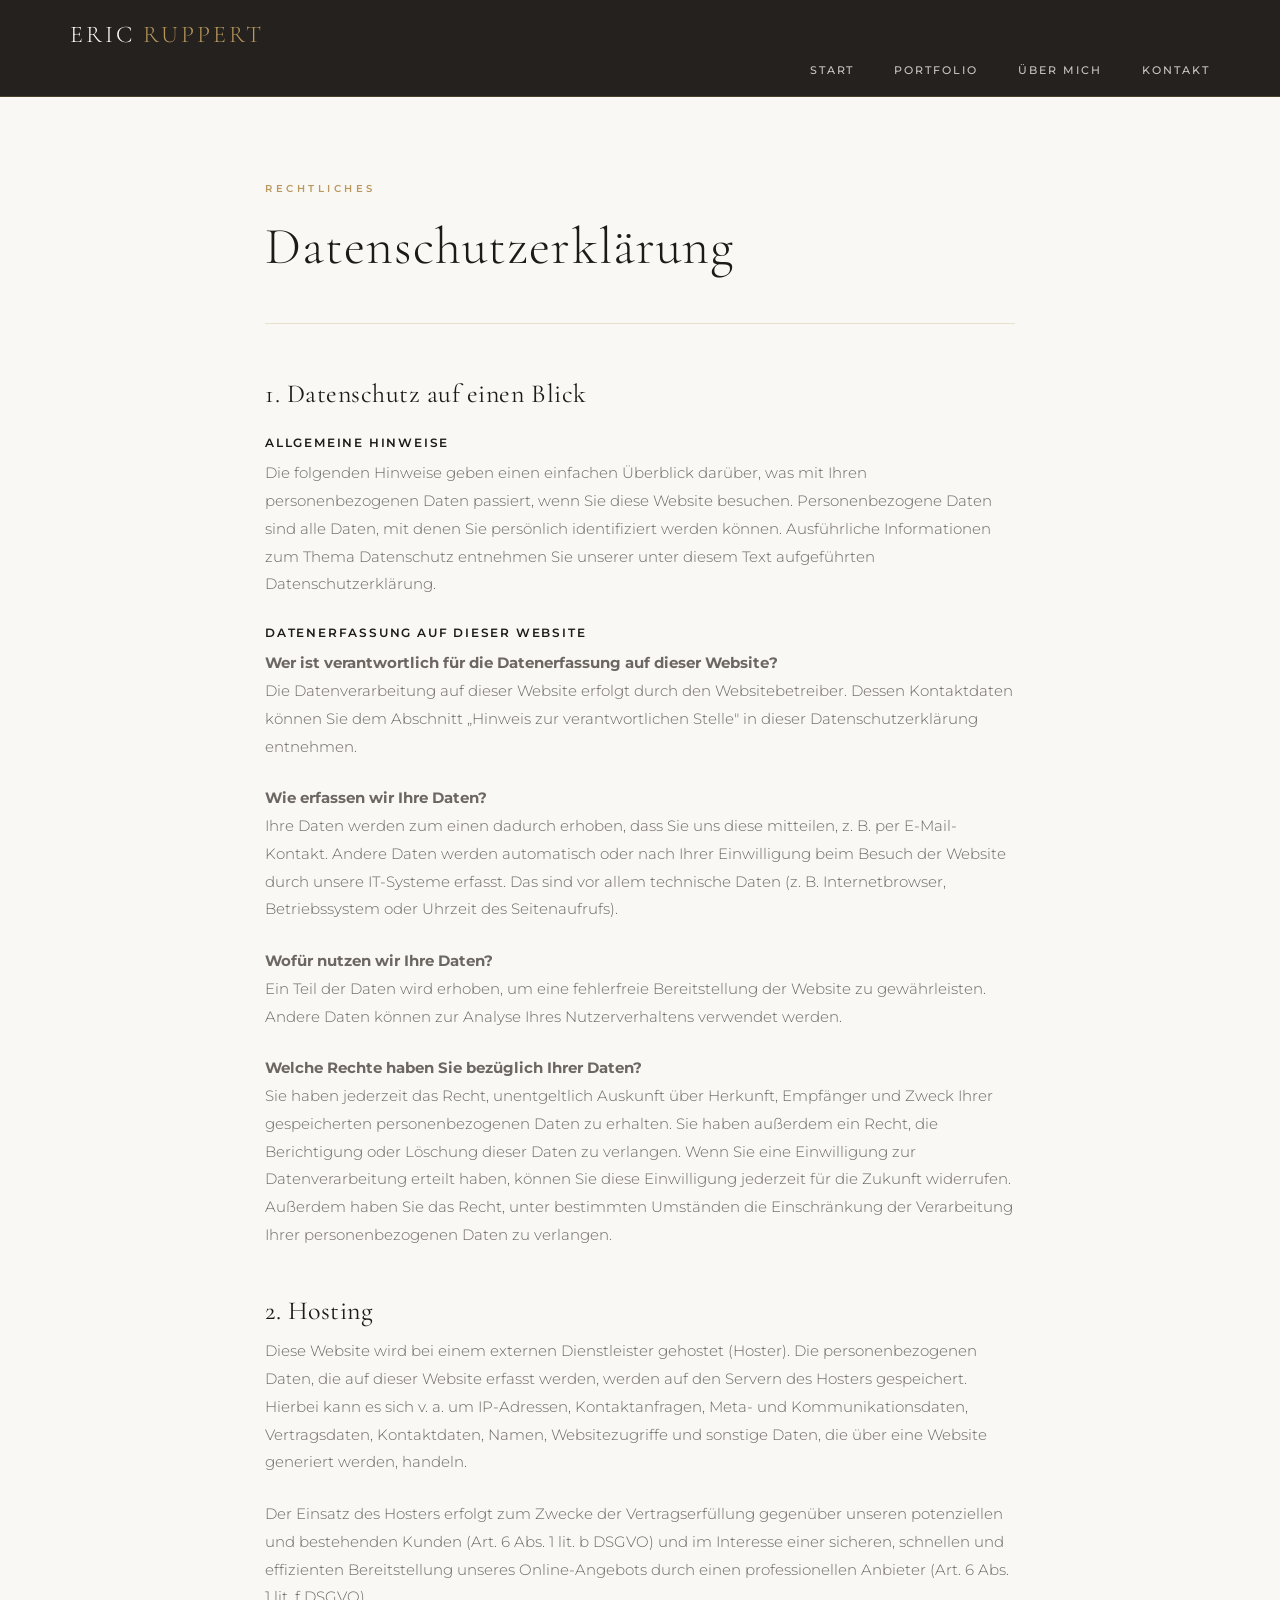
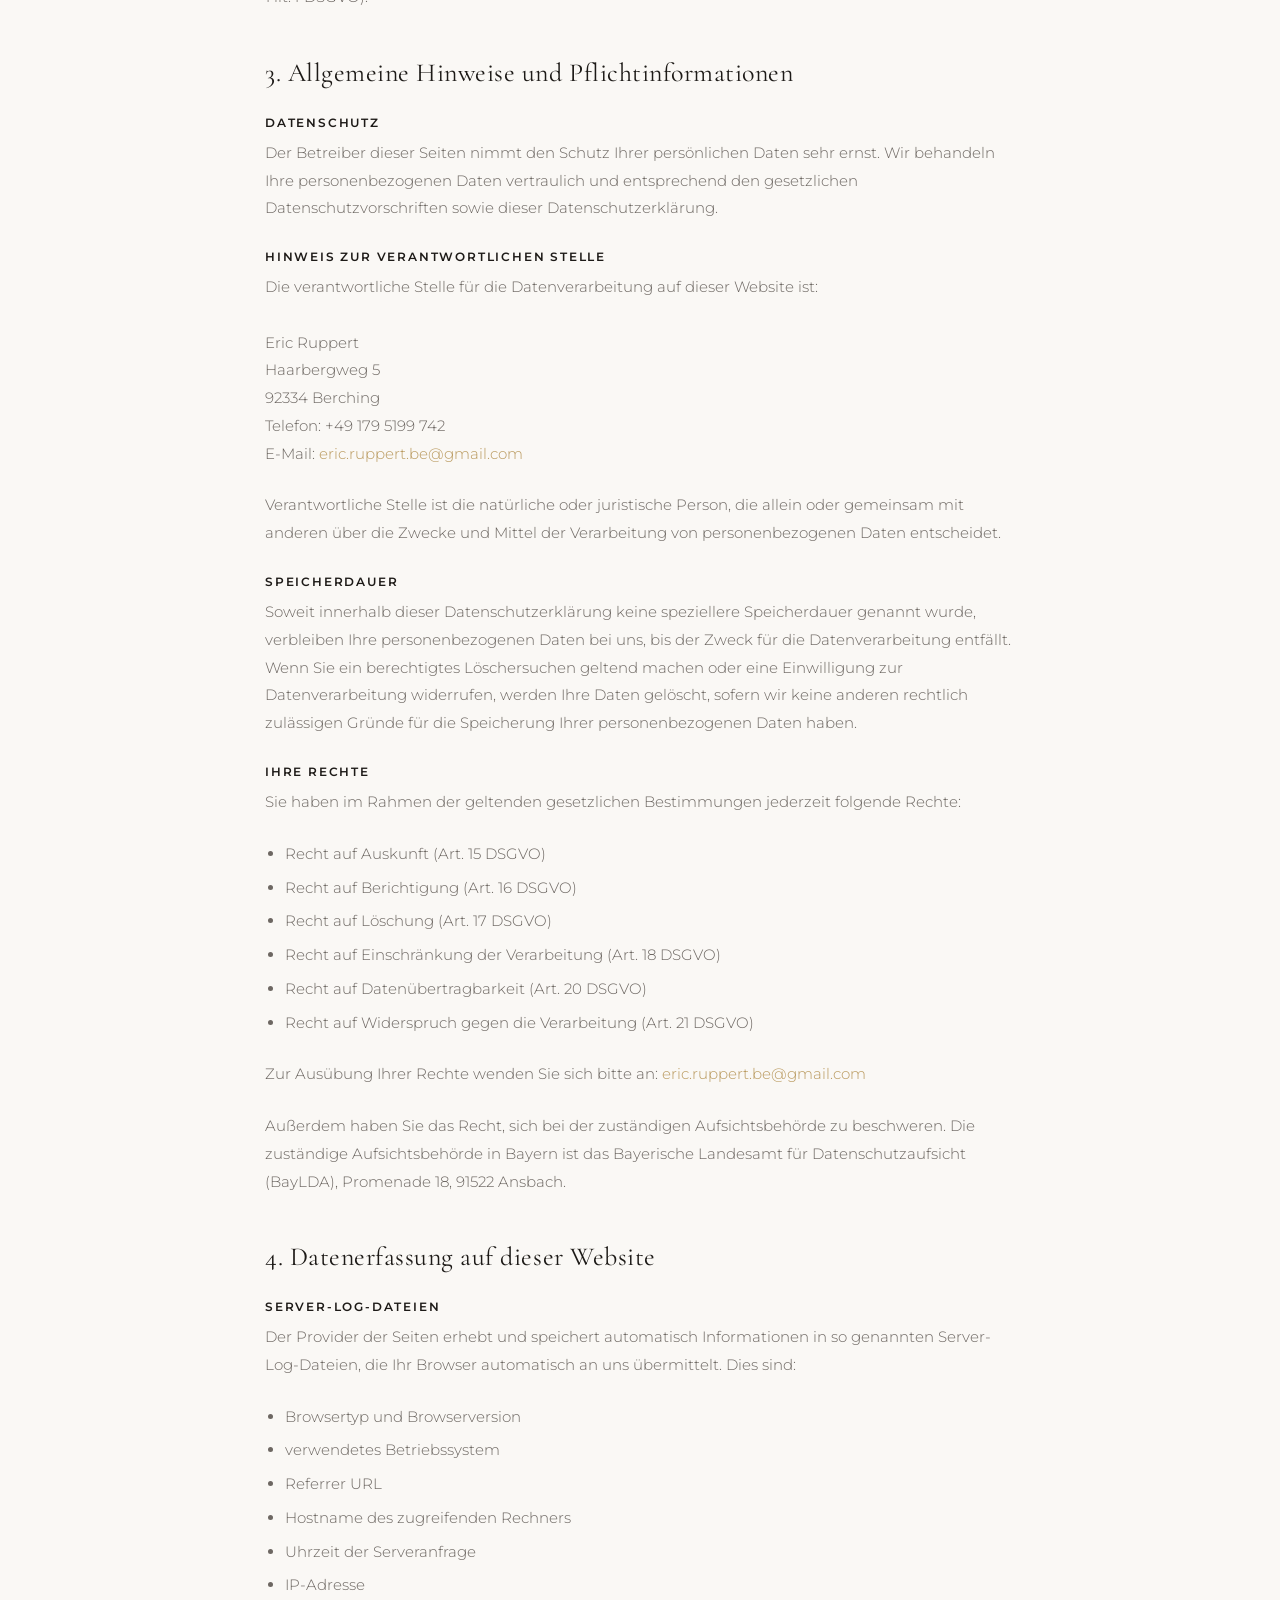
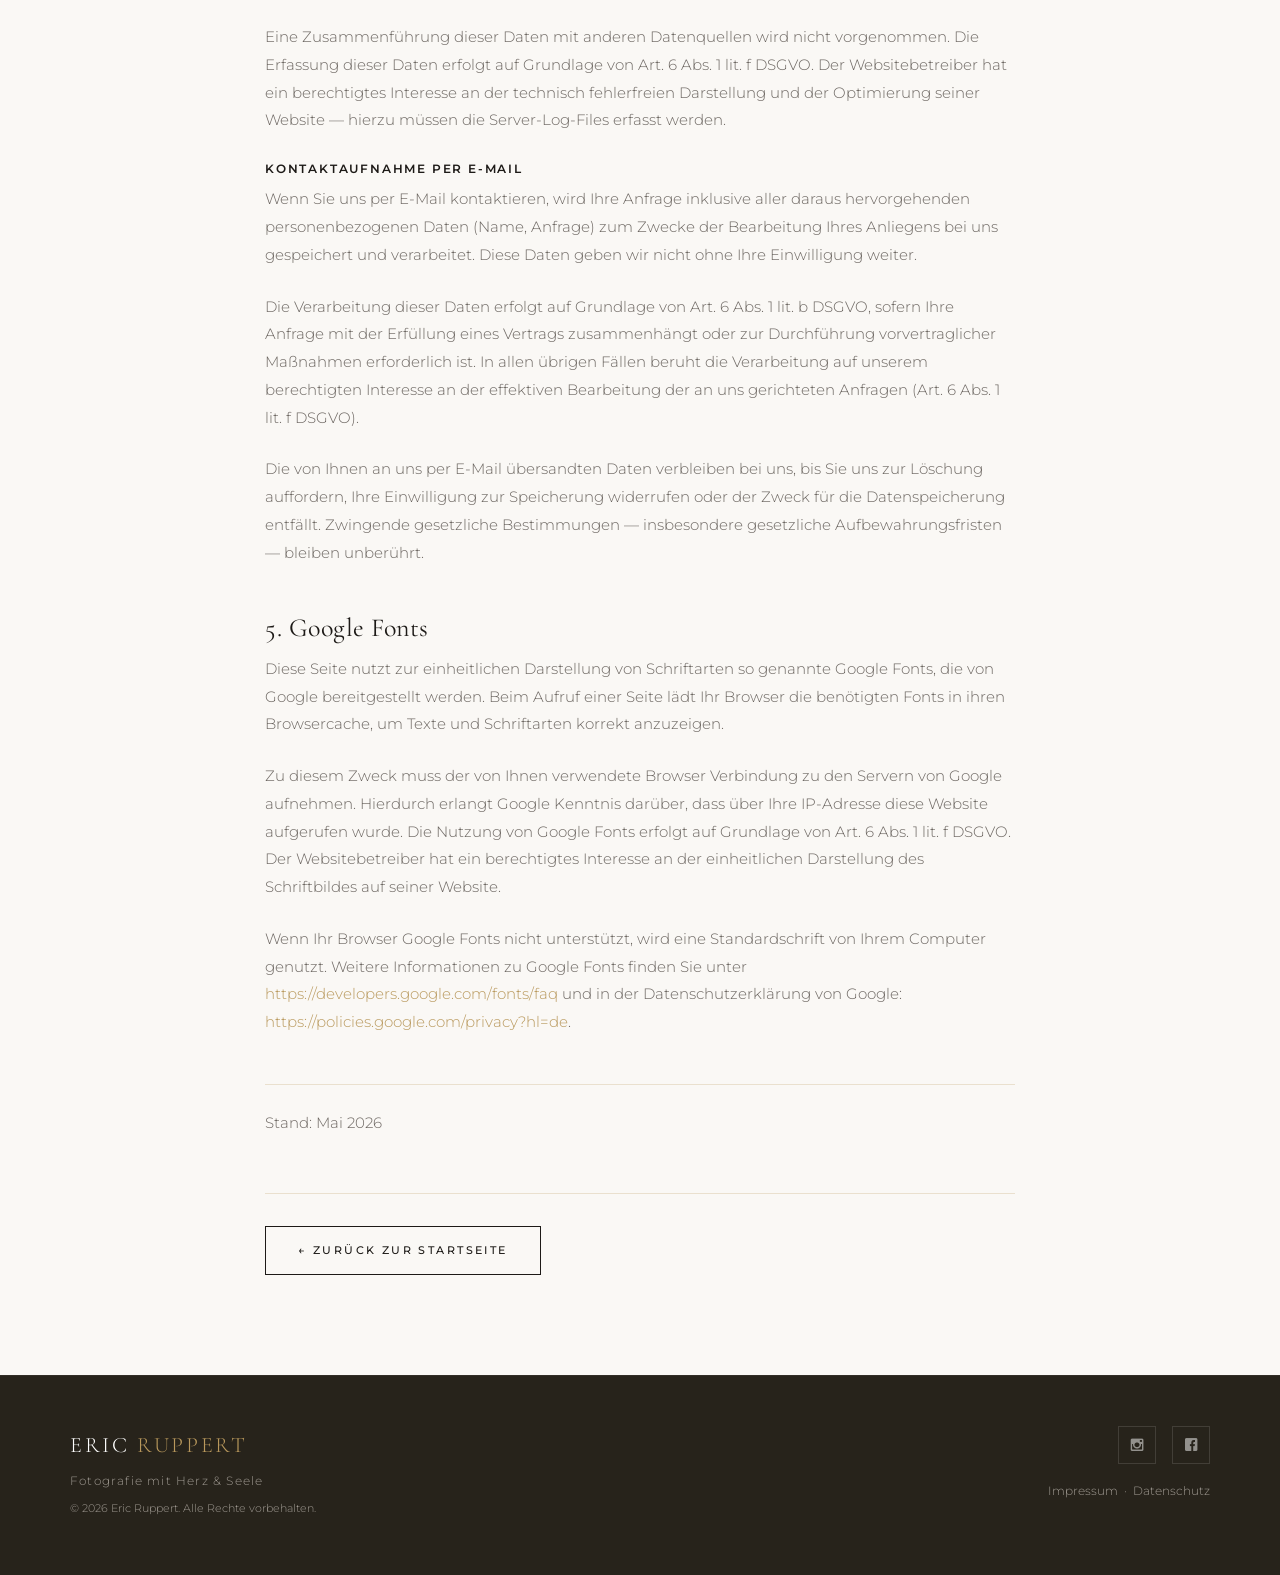
<file: datenschutz.html>
<!DOCTYPE html>
<html class="no-js" lang="de">
<head>
  <meta charset="utf-8">
  <meta http-equiv="X-UA-Compatible" content="IE=edge">
  <title>Datenschutzerklärung — Eric Ruppert Fotografie</title>
  <meta name="viewport" content="width=device-width, initial-scale=1">
  <link href='https://fonts.googleapis.com/css2?family=Cormorant+Garamond:ital,wght@0,300;0,400;0,600;1,300;1,400&family=Montserrat:wght@300;400;500;600&display=swap' rel='stylesheet' type='text/css'>
  <link rel="stylesheet" href="css/animate.css">
  <link rel="stylesheet" href="css/icomoon.css">
  <link rel="stylesheet" href="css/bootstrap.css">
  <link rel="stylesheet" href="css/custom.css">
  <script src="js/modernizr-2.6.2.min.js"></script>
  <style>
  #mb-header {
    background: rgba(26, 23, 20, 0.97) !important;
    padding: 14px 0 !important;
    border-bottom: 1px solid rgba(184, 151, 90, 0.25) !important;
  }
</style>
</head>
<body>

<div id="mb-header" class="scrolled">
  <div class="container">
    <a href="#" class="js-fh5co-nav-toggle fh5co-nav-toggle"><i></i></a>
    <div id="mb-logo"><a href="index.html">Eric <span>Ruppert</span></a></div>
    <nav id="fh5co-main-nav">
      <ul>
        <li><a href="index.html#home">Start</a></li>
        <li><a href="index.html#portfolio">Portfolio</a></li>
        <li><a href="index.html#about">Über mich</a></li>
        <li><a href="index.html#contact">Kontakt</a></li>
      </ul>
    </nav>
  </div>
</div>

<div id="fh5co-main">
  <section class="legal-page">
    <div class="container">
      <div class="row">
        <div class="col-md-8 col-md-offset-2">

          <div class="legal-header">
            <div class="section-label">Rechtliches</div>
            <h1 class="mb-section-title">Datenschutzerklärung</h1>
          </div>

          <div class="legal-body">

            <h2>1. Datenschutz auf einen Blick</h2>

            <h3>Allgemeine Hinweise</h3>
            <p>
              Die folgenden Hinweise geben einen einfachen Überblick darüber, was mit Ihren personenbezogenen Daten
              passiert, wenn Sie diese Website besuchen. Personenbezogene Daten sind alle Daten, mit denen Sie
              persönlich identifiziert werden können. Ausführliche Informationen zum Thema Datenschutz entnehmen
              Sie unserer unter diesem Text aufgeführten Datenschutzerklärung.
            </p>

            <h3>Datenerfassung auf dieser Website</h3>
            <p>
              <strong>Wer ist verantwortlich für die Datenerfassung auf dieser Website?</strong><br>
              Die Datenverarbeitung auf dieser Website erfolgt durch den Websitebetreiber. Dessen Kontaktdaten
              können Sie dem Abschnitt „Hinweis zur verantwortlichen Stelle" in dieser Datenschutzerklärung entnehmen.
            </p>
            <p>
              <strong>Wie erfassen wir Ihre Daten?</strong><br>
              Ihre Daten werden zum einen dadurch erhoben, dass Sie uns diese mitteilen, z. B. per E-Mail-Kontakt.
              Andere Daten werden automatisch oder nach Ihrer Einwilligung beim Besuch der Website durch unsere
              IT-Systeme erfasst. Das sind vor allem technische Daten (z. B. Internetbrowser, Betriebssystem oder
              Uhrzeit des Seitenaufrufs).
            </p>
            <p>
              <strong>Wofür nutzen wir Ihre Daten?</strong><br>
              Ein Teil der Daten wird erhoben, um eine fehlerfreie Bereitstellung der Website zu gewährleisten.
              Andere Daten können zur Analyse Ihres Nutzerverhaltens verwendet werden.
            </p>
            <p>
              <strong>Welche Rechte haben Sie bezüglich Ihrer Daten?</strong><br>
              Sie haben jederzeit das Recht, unentgeltlich Auskunft über Herkunft, Empfänger und Zweck Ihrer
              gespeicherten personenbezogenen Daten zu erhalten. Sie haben außerdem ein Recht, die Berichtigung
              oder Löschung dieser Daten zu verlangen. Wenn Sie eine Einwilligung zur Datenverarbeitung erteilt
              haben, können Sie diese Einwilligung jederzeit für die Zukunft widerrufen. Außerdem haben Sie das
              Recht, unter bestimmten Umständen die Einschränkung der Verarbeitung Ihrer personenbezogenen Daten
              zu verlangen.
            </p>

            <h2>2. Hosting</h2>
            <p>
              Diese Website wird bei einem externen Dienstleister gehostet (Hoster). Die personenbezogenen Daten,
              die auf dieser Website erfasst werden, werden auf den Servern des Hosters gespeichert. Hierbei kann
              es sich v. a. um IP-Adressen, Kontaktanfragen, Meta- und Kommunikationsdaten, Vertragsdaten,
              Kontaktdaten, Namen, Websitezugriffe und sonstige Daten, die über eine Website generiert werden,
              handeln.
            </p>
            <p>
              Der Einsatz des Hosters erfolgt zum Zwecke der Vertragserfüllung gegenüber unseren potenziellen
              und bestehenden Kunden (Art. 6 Abs. 1 lit. b DSGVO) und im Interesse einer sicheren, schnellen
              und effizienten Bereitstellung unseres Online-Angebots durch einen professionellen Anbieter
              (Art. 6 Abs. 1 lit. f DSGVO).
            </p>

            <h2>3. Allgemeine Hinweise und Pflichtinformationen</h2>

            <h3>Datenschutz</h3>
            <p>
              Der Betreiber dieser Seiten nimmt den Schutz Ihrer persönlichen Daten sehr ernst. Wir behandeln
              Ihre personenbezogenen Daten vertraulich und entsprechend den gesetzlichen Datenschutzvorschriften
              sowie dieser Datenschutzerklärung.
            </p>

            <h3>Hinweis zur verantwortlichen Stelle</h3>
            <p>
              Die verantwortliche Stelle für die Datenverarbeitung auf dieser Website ist:<br><br>
              Eric Ruppert<br>
              Haarbergweg 5<br>
              92334 Berching<br>
              Telefon: +49 179 5199 742<br>
              E-Mail: <a href="mailto:eric.ruppert.be@gmail.com">eric.ruppert.be@gmail.com</a>
            </p>
            <p>
              Verantwortliche Stelle ist die natürliche oder juristische Person, die allein oder gemeinsam mit
              anderen über die Zwecke und Mittel der Verarbeitung von personenbezogenen Daten entscheidet.
            </p>

            <h3>Speicherdauer</h3>
            <p>
              Soweit innerhalb dieser Datenschutzerklärung keine speziellere Speicherdauer genannt wurde,
              verbleiben Ihre personenbezogenen Daten bei uns, bis der Zweck für die Datenverarbeitung entfällt.
              Wenn Sie ein berechtigtes Löschersuchen geltend machen oder eine Einwilligung zur Datenverarbeitung
              widerrufen, werden Ihre Daten gelöscht, sofern wir keine anderen rechtlich zulässigen Gründe für
              die Speicherung Ihrer personenbezogenen Daten haben.
            </p>

            <h3>Ihre Rechte</h3>
            <p>Sie haben im Rahmen der geltenden gesetzlichen Bestimmungen jederzeit folgende Rechte:</p>
            <ul>
              <li>Recht auf Auskunft (Art. 15 DSGVO)</li>
              <li>Recht auf Berichtigung (Art. 16 DSGVO)</li>
              <li>Recht auf Löschung (Art. 17 DSGVO)</li>
              <li>Recht auf Einschränkung der Verarbeitung (Art. 18 DSGVO)</li>
              <li>Recht auf Datenübertragbarkeit (Art. 20 DSGVO)</li>
              <li>Recht auf Widerspruch gegen die Verarbeitung (Art. 21 DSGVO)</li>
            </ul>
            <p>
              Zur Ausübung Ihrer Rechte wenden Sie sich bitte an:
              <a href="mailto:eric.ruppert.be@gmail.com">eric.ruppert.be@gmail.com</a>
            </p>
            <p>
              Außerdem haben Sie das Recht, sich bei der zuständigen Aufsichtsbehörde zu beschweren. Die
              zuständige Aufsichtsbehörde in Bayern ist das Bayerische Landesamt für Datenschutzaufsicht (BayLDA),
              Promenade 18, 91522 Ansbach.
            </p>

            <h2>4. Datenerfassung auf dieser Website</h2>

            <h3>Server-Log-Dateien</h3>
            <p>
              Der Provider der Seiten erhebt und speichert automatisch Informationen in so genannten
              Server-Log-Dateien, die Ihr Browser automatisch an uns übermittelt. Dies sind:
            </p>
            <ul>
              <li>Browsertyp und Browserversion</li>
              <li>verwendetes Betriebssystem</li>
              <li>Referrer URL</li>
              <li>Hostname des zugreifenden Rechners</li>
              <li>Uhrzeit der Serveranfrage</li>
              <li>IP-Adresse</li>
            </ul>
            <p>
              Eine Zusammenführung dieser Daten mit anderen Datenquellen wird nicht vorgenommen. Die Erfassung
              dieser Daten erfolgt auf Grundlage von Art. 6 Abs. 1 lit. f DSGVO. Der Websitebetreiber hat ein
              berechtigtes Interesse an der technisch fehlerfreien Darstellung und der Optimierung seiner Website —
              hierzu müssen die Server-Log-Files erfasst werden.
            </p>

            <h3>Kontaktaufnahme per E-Mail</h3>
            <p>
              Wenn Sie uns per E-Mail kontaktieren, wird Ihre Anfrage inklusive aller daraus hervorgehenden
              personenbezogenen Daten (Name, Anfrage) zum Zwecke der Bearbeitung Ihres Anliegens bei uns
              gespeichert und verarbeitet. Diese Daten geben wir nicht ohne Ihre Einwilligung weiter.
            </p>
            <p>
              Die Verarbeitung dieser Daten erfolgt auf Grundlage von Art. 6 Abs. 1 lit. b DSGVO, sofern Ihre
              Anfrage mit der Erfüllung eines Vertrags zusammenhängt oder zur Durchführung vorvertraglicher
              Maßnahmen erforderlich ist. In allen übrigen Fällen beruht die Verarbeitung auf unserem berechtigten
              Interesse an der effektiven Bearbeitung der an uns gerichteten Anfragen (Art. 6 Abs. 1 lit. f DSGVO).
            </p>
            <p>
              Die von Ihnen an uns per E-Mail übersandten Daten verbleiben bei uns, bis Sie uns zur Löschung
              auffordern, Ihre Einwilligung zur Speicherung widerrufen oder der Zweck für die Datenspeicherung
              entfällt. Zwingende gesetzliche Bestimmungen — insbesondere gesetzliche Aufbewahrungsfristen —
              bleiben unberührt.
            </p>

            <h2>5. Google Fonts</h2>
            <p>
              Diese Seite nutzt zur einheitlichen Darstellung von Schriftarten so genannte Google Fonts, die von
              Google bereitgestellt werden. Beim Aufruf einer Seite lädt Ihr Browser die benötigten Fonts in ihren
              Browsercache, um Texte und Schriftarten korrekt anzuzeigen.
            </p>
            <p>
              Zu diesem Zweck muss der von Ihnen verwendete Browser Verbindung zu den Servern von Google aufnehmen.
              Hierdurch erlangt Google Kenntnis darüber, dass über Ihre IP-Adresse diese Website aufgerufen wurde.
              Die Nutzung von Google Fonts erfolgt auf Grundlage von Art. 6 Abs. 1 lit. f DSGVO. Der
              Websitebetreiber hat ein berechtigtes Interesse an der einheitlichen Darstellung des Schriftbildes
              auf seiner Website.
            </p>
            <p>
              Wenn Ihr Browser Google Fonts nicht unterstützt, wird eine Standardschrift von Ihrem Computer
              genutzt. Weitere Informationen zu Google Fonts finden Sie unter
              <a href="https://developers.google.com/fonts/faq" target="_blank" rel="noopener noreferrer">https://developers.google.com/fonts/faq</a>
              und in der Datenschutzerklärung von Google:
              <a href="https://policies.google.com/privacy?hl=de" target="_blank" rel="noopener noreferrer">https://policies.google.com/privacy?hl=de</a>.
            </p>

            <p class="legal-updated">Stand: Mai 2026</p>

          </div>

          <div class="legal-back">
            <a href="index.html" class="mb-btn" style="color: var(--ink) !important; border-color: var(--ink);">← Zurück zur Startseite</a>
          </div>

        </div>
      </div>
    </div>
  </section>
</div>

<div id="mb-footer">
  <div class="container">
    <div class="row">
      <div class="col-md-6 col-sm-6">
        <div class="mb-footer-widget">
          <div class="mb-footer-logo">Eric <span>Ruppert</span></div>
          <p class="mb-footer-tagline">Fotografie mit Herz &amp; Seele</p>
          <p class="mb-copyright">&copy; 2026 Eric Ruppert. Alle Rechte vorbehalten.</p>
        </div>
      </div>
      <div class="col-md-6 col-sm-6">
        <div class="mb-footer-widget text-right">
          <ul class="fh5co-social">
            <li><a href="#"><i class="icon-instagram"></i></a></li>
            <li><a href="#"><i class="icon-facebook"></i></a></li>
          </ul>
          <p style="margin-top: 16px; font-size: 12px; color: #9e9890;">
            <a href="impressum.html" style="color: #9e9890;">Impressum</a> &nbsp;·&nbsp;
            <a href="datenschutz.html" style="color: #9e9890;">Datenschutz</a>
          </p>
        </div>
      </div>
    </div>
  </div>
</div>

<script src="js/jquery.min.js"></script>
<script src="js/bootstrap.min.js"></script>
<script src="js/jquery.waypoints.min.js"></script>
<script src="js/main.js"></script>
</body>
</html>
</file>
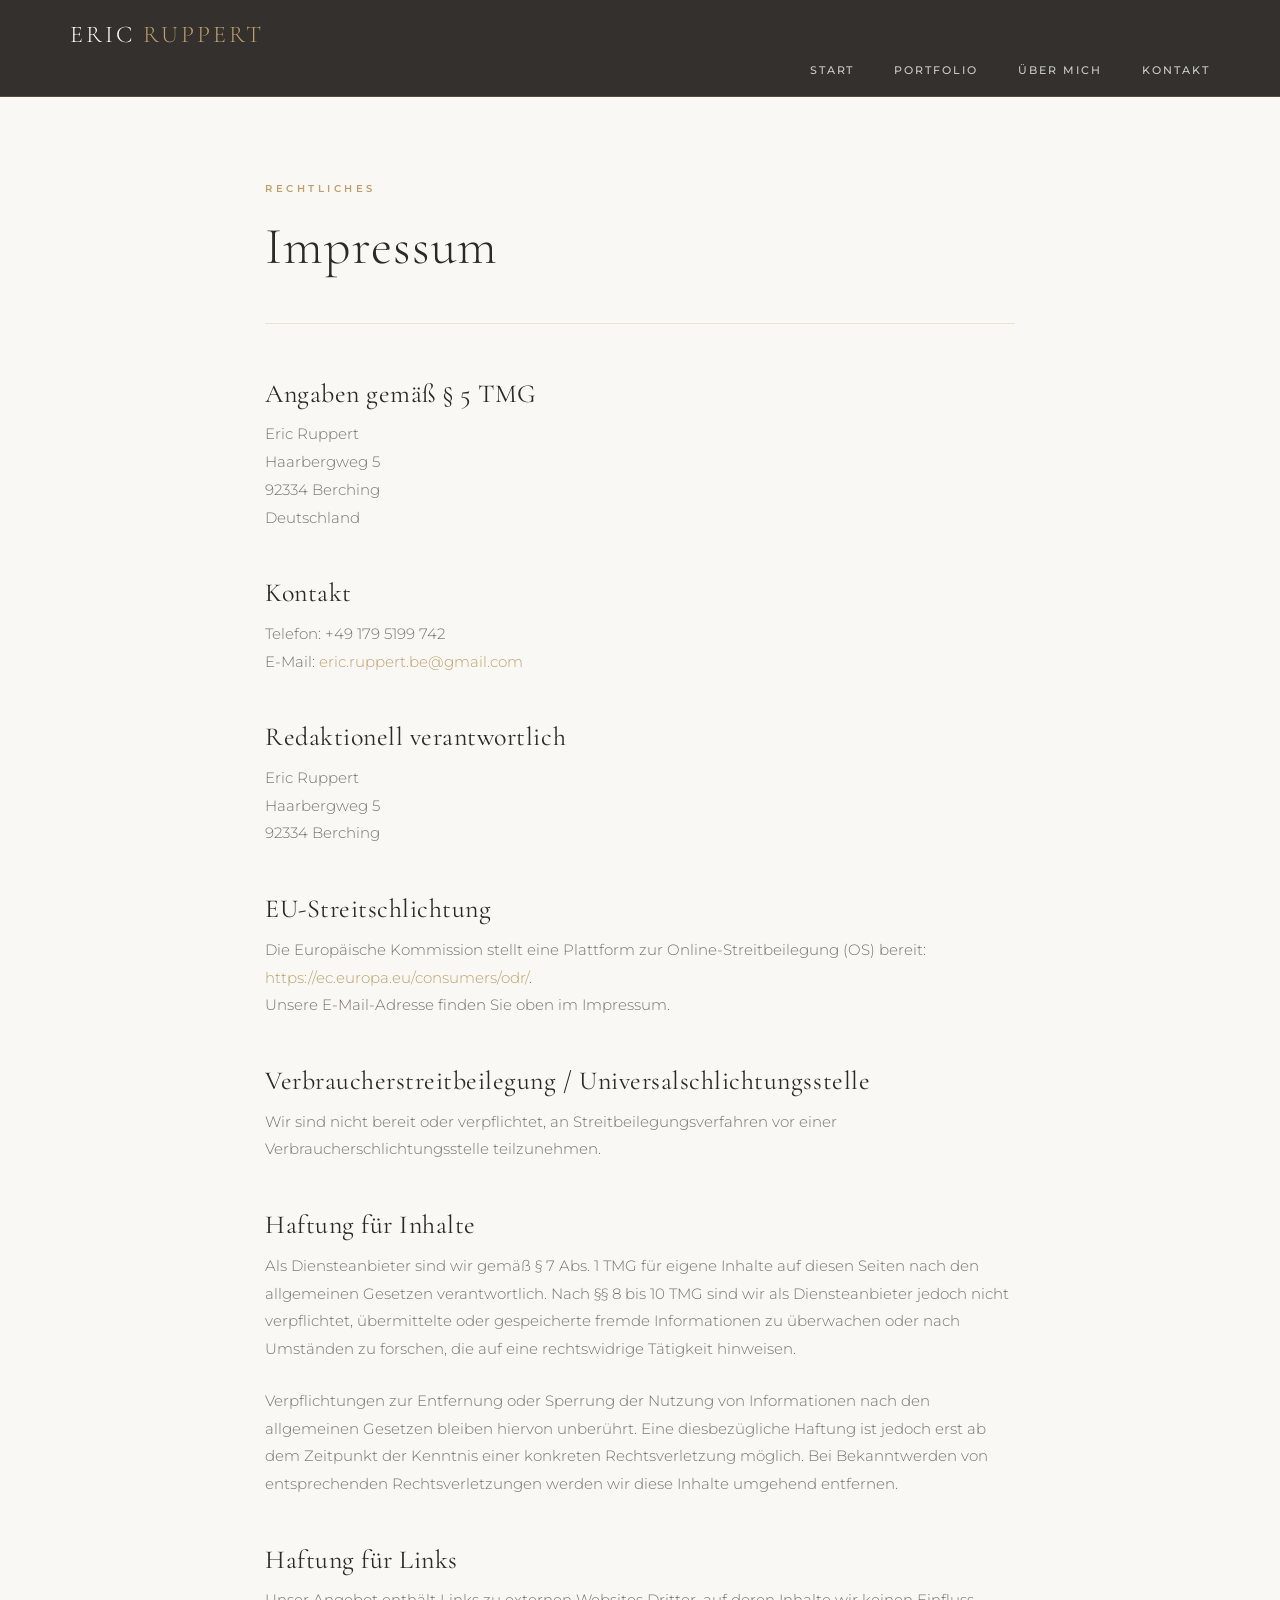
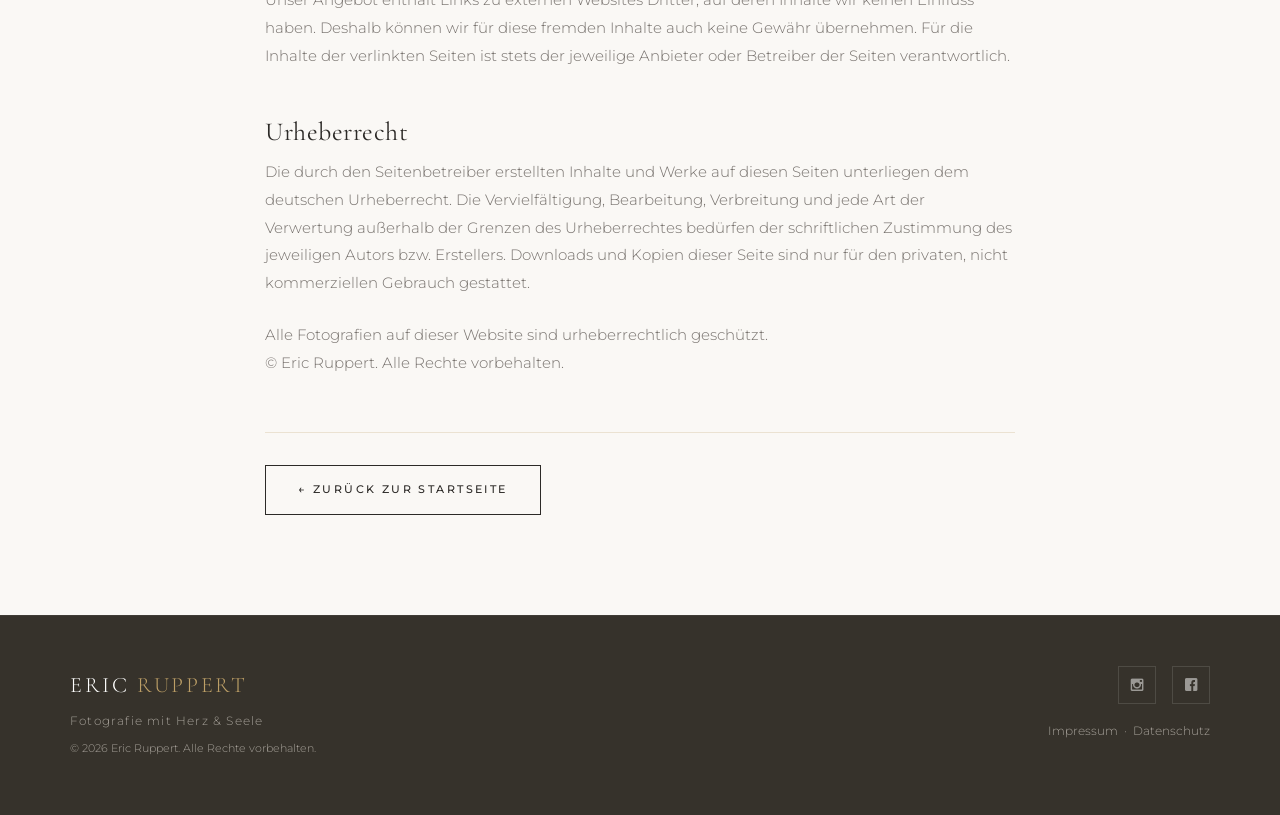
<file: impressum.html>
<!DOCTYPE html>
<html class="no-js" lang="de">
<head>
  <meta charset="utf-8">
  <meta http-equiv="X-UA-Compatible" content="IE=edge">
  <title>Impressum — Eric Ruppert Fotografie</title>
  <meta name="viewport" content="width=device-width, initial-scale=1">
  <link href='https://fonts.googleapis.com/css2?family=Cormorant+Garamond:ital,wght@0,300;0,400;0,600;1,300;1,400&family=Montserrat:wght@300;400;500;600&display=swap' rel='stylesheet' type='text/css'>
  <link rel="stylesheet" href="css/animate.css">
  <link rel="stylesheet" href="css/icomoon.css">
  <link rel="stylesheet" href="css/bootstrap.css">
  <link rel="stylesheet" href="css/custom.css">
  <script src="js/modernizr-2.6.2.min.js"></script>
  <style>
  #mb-header {
    background: rgba(26, 23, 20, 0.97) !important;
    padding: 14px 0 !important;
    border-bottom: 1px solid rgba(184, 151, 90, 0.25) !important;
  }
</style>
</head>
<body>

<div id="mb-header" class="scrolled">
  <div class="container">
    <a href="#" class="js-fh5co-nav-toggle fh5co-nav-toggle"><i></i></a>
    <div id="mb-logo"><a href="index.html">Eric <span>Ruppert</span></a></div>
    <nav id="fh5co-main-nav">
      <ul>
        <li><a href="index.html#home">Start</a></li>
        <li><a href="index.html#portfolio">Portfolio</a></li>
        <li><a href="index.html#about">Über mich</a></li>
        <li><a href="index.html#contact">Kontakt</a></li>
      </ul>
    </nav>
  </div>
</div>

<div id="fh5co-main">
  <section class="legal-page">
    <div class="container">
      <div class="row">
        <div class="col-md-8 col-md-offset-2">

          <div class="legal-header">
            <div class="section-label">Rechtliches</div>
            <h1 class="mb-section-title">Impressum</h1>
          </div>

          <div class="legal-body">

            <h2>Angaben gemäß § 5 TMG</h2>
            <p>
              Eric Ruppert<br>
              Haarbergweg 5<br>
              92334 Berching<br>
              Deutschland
            </p>

            <h2>Kontakt</h2>
            <p>
              Telefon: +49 179 5199 742<br>
              E-Mail: <a href="mailto:eric.ruppert.be@gmail.com">eric.ruppert.be@gmail.com</a>
            </p>

            <h2>Redaktionell verantwortlich</h2>
            <p>
              Eric Ruppert<br>
              Haarbergweg 5<br>
              92334 Berching
            </p>

            <h2>EU-Streitschlichtung</h2>
            <p>
              Die Europäische Kommission stellt eine Plattform zur Online-Streitbeilegung (OS) bereit:
              <a href="https://ec.europa.eu/consumers/odr/" target="_blank" rel="noopener noreferrer">https://ec.europa.eu/consumers/odr/</a>.<br>
              Unsere E-Mail-Adresse finden Sie oben im Impressum.
            </p>

            <h2>Verbraucherstreitbeilegung / Universalschlichtungsstelle</h2>
            <p>
              Wir sind nicht bereit oder verpflichtet, an Streitbeilegungsverfahren vor einer
              Verbraucherschlichtungsstelle teilzunehmen.
            </p>

            <h2>Haftung für Inhalte</h2>
            <p>
              Als Diensteanbieter sind wir gemäß § 7 Abs. 1 TMG für eigene Inhalte auf diesen Seiten nach den
              allgemeinen Gesetzen verantwortlich. Nach §§ 8 bis 10 TMG sind wir als Diensteanbieter jedoch nicht
              verpflichtet, übermittelte oder gespeicherte fremde Informationen zu überwachen oder nach Umständen
              zu forschen, die auf eine rechtswidrige Tätigkeit hinweisen.
            </p>
            <p>
              Verpflichtungen zur Entfernung oder Sperrung der Nutzung von Informationen nach den allgemeinen
              Gesetzen bleiben hiervon unberührt. Eine diesbezügliche Haftung ist jedoch erst ab dem Zeitpunkt
              der Kenntnis einer konkreten Rechtsverletzung möglich. Bei Bekanntwerden von entsprechenden
              Rechtsverletzungen werden wir diese Inhalte umgehend entfernen.
            </p>

            <h2>Haftung für Links</h2>
            <p>
              Unser Angebot enthält Links zu externen Websites Dritter, auf deren Inhalte wir keinen Einfluss haben.
              Deshalb können wir für diese fremden Inhalte auch keine Gewähr übernehmen. Für die Inhalte der
              verlinkten Seiten ist stets der jeweilige Anbieter oder Betreiber der Seiten verantwortlich.
            </p>

            <h2>Urheberrecht</h2>
            <p>
              Die durch den Seitenbetreiber erstellten Inhalte und Werke auf diesen Seiten unterliegen dem deutschen
              Urheberrecht. Die Vervielfältigung, Bearbeitung, Verbreitung und jede Art der Verwertung außerhalb der
              Grenzen des Urheberrechtes bedürfen der schriftlichen Zustimmung des jeweiligen Autors bzw. Erstellers.
              Downloads und Kopien dieser Seite sind nur für den privaten, nicht kommerziellen Gebrauch gestattet.
            </p>
            <p>
              Alle Fotografien auf dieser Website sind urheberrechtlich geschützt.<br>
              © Eric Ruppert. Alle Rechte vorbehalten.
            </p>

          </div>

          <div class="legal-back">
            <a href="index.html" class="mb-btn" style="color: var(--ink) !important; border-color: var(--ink);">← Zurück zur Startseite</a>
          </div>

        </div>
      </div>
    </div>
  </section>
</div>

<div id="mb-footer">
  <div class="container">
    <div class="row">
      <div class="col-md-6 col-sm-6">
        <div class="mb-footer-widget">
          <div class="mb-footer-logo">Eric <span>Ruppert</span></div>
          <p class="mb-footer-tagline">Fotografie mit Herz &amp; Seele</p>
          <p class="mb-copyright">&copy; 2026 Eric Ruppert. Alle Rechte vorbehalten.</p>
        </div>
      </div>
      <div class="col-md-6 col-sm-6">
        <div class="mb-footer-widget text-right">
          <ul class="fh5co-social">
            <li><a href="#"><i class="icon-instagram"></i></a></li>
            <li><a href="#"><i class="icon-facebook"></i></a></li>
          </ul>
          <p style="margin-top: 16px; font-size: 12px; color: #9e9890;">
            <a href="impressum.html" style="color: #9e9890;">Impressum</a> &nbsp;·&nbsp;
            <a href="datenschutz.html" style="color: #9e9890;">Datenschutz</a>
          </p>
        </div>
      </div>
    </div>
  </div>
</div>

<script src="js/jquery.min.js"></script>
<script src="js/bootstrap.min.js"></script>
<script src="js/jquery.waypoints.min.js"></script>
<script src="js/main.js"></script>
</body>
</html>
</file>
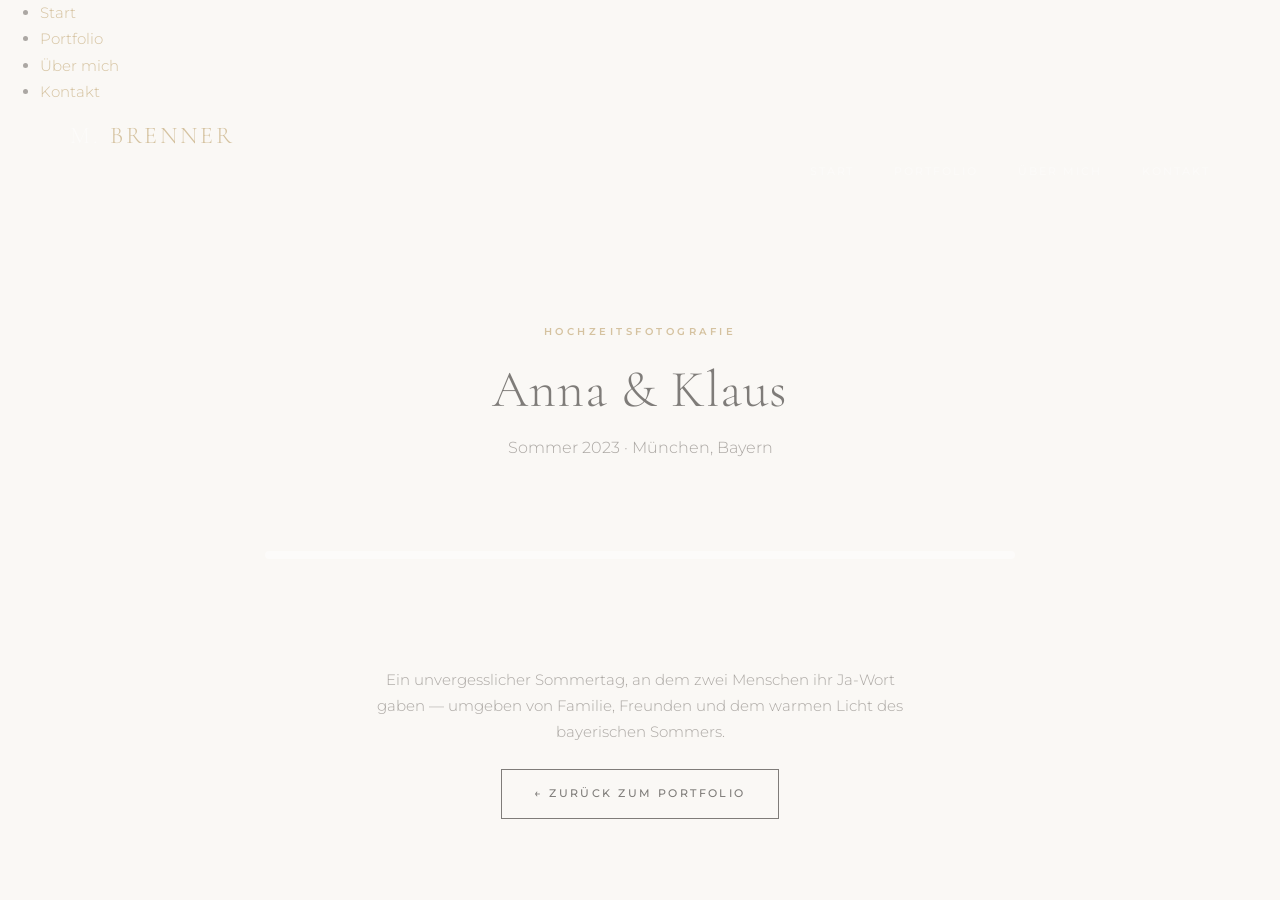
<file: portfolio-single.html>
<!DOCTYPE html>
<html class="no-js" lang="de">
<head>
  <meta charset="utf-8">
  <meta http-equiv="X-UA-Compatible" content="IE=edge">
  <title>Markus Brenner — Portfolio</title>
  <meta name="viewport" content="width=device-width, initial-scale=1">
  <link href='https://fonts.googleapis.com/css2?family=Cormorant+Garamond:ital,wght@0,300;0,400;0,600;1,300;1,400&family=Montserrat:wght@300;400;500;600&display=swap' rel='stylesheet' type='text/css'>
  <link rel="stylesheet" href="css/animate.css">
  <link rel="stylesheet" href="css/flexslider.css">
  <link rel="stylesheet" href="css/icomoon.css">
  <link rel="stylesheet" href="css/bootstrap.css">
  <link rel="stylesheet" href="css/custom.css">
  <script src="js/modernizr-2.6.2.min.js"></script>
</head>
<body>
<div id="mb-header scrolled">
  <div class="container">
    <a href="#" class="js-fh5co-nav-toggle fh5co-nav-toggle"><i></i></a>
    <div id="mb-logo"><a href="index.html">M. <span>Brenner</span></a></div>
    <nav id="fh5co-main-nav">
      <ul>
        <li><a href="index.html#home">Start</a></li>
        <li><a href="index.html#portfolio" class="fh5co-active">Portfolio</a></li>
        <li><a href="index.html#about">Über mich</a></li>
        <li><a href="index.html#contact">Kontakt</a></li>
      </ul>
    </nav>
  </div>
</div>
<div id="fh5co-main">
  <section style="padding: 140px 0 80px; background: var(--cream);">
    <div class="container">
      <div class="row">
        <div class="col-md-8 col-md-offset-2 text-center">
          <div class="section-label">Hochzeitsfotografie</div>
          <h1 class="mb-section-title">Anna &amp; Klaus</h1>
          <p class="mb-lead">Sommer 2023 · München, Bayern</p>
        </div>
      </div>
      <div class="row" style="margin-top:48px;">
        <div class="col-md-8 col-md-offset-2">
          <div class="flexslider">
            <ul class="slides">
              <li><img src="images/pic_13.jpg" class="img-responsive"></li>
              <li><img src="images/pic_14.jpg" class="img-responsive"></li>
            </ul>
          </div>
        </div>
      </div>
      <div class="row" style="margin-top:48px;">
        <div class="col-md-6 col-md-offset-3 text-center">
          <p>Ein unvergesslicher Sommertag, an dem zwei Menschen ihr Ja-Wort gaben — umgeben von Familie, Freunden und dem warmen Licht des bayerischen Sommers.</p>
          <a href="index.html" class="mb-btn" style="color: var(--ink) !important; border-color: var(--ink);">← Zurück zum Portfolio</a>
        </div>
      </div>
    </div>
  </section>
</div>
<script src="js/jquery.min.js"></script>
<script src="js/bootstrap.min.js"></script>
<script src="js/jquery.flexslider-min.js"></script>
<script src="js/main.js"></script>
</body>
</html>
</file>
<file: css/icomoon.css>
@font-face {
    font-family: 'icomoon';
    src:    url('../fonts/icomoon/icomoon.eot?85cwyn');
    src:    url('../fonts/icomoon/icomoon.eot?85cwyn#iefix') format('embedded-opentype'),
        url('../fonts/icomoon/icomoon.ttf?85cwyn') format('truetype'),
        url('../fonts/icomoon/icomoon.woff?85cwyn') format('woff'),
        url('../fonts/icomoon/icomoon.svg?85cwyn#icomoon') format('svg');
    font-weight: normal;
    font-style: normal;
}

[class^="icon-"], [class*=" icon-"] {
    /* use !important to prevent issues with browser extensions that change fonts */
    font-family: 'icomoon' !important;
    speak: none;
    font-style: normal;
    font-weight: normal;
    font-variant: normal;
    text-transform: none;
    line-height: 1;

    /* Better Font Rendering =========== */
    -webkit-font-smoothing: antialiased;
    -moz-osx-font-smoothing: grayscale;
}

.icon-add-to-list:before {
    content: "\e900";
}
.icon-classic-computer:before {
    content: "\e901";
}
.icon-controller-fast-backward:before {
    content: "\e902";
}
.icon-creative-commons-attribution:before {
    content: "\e903";
}
.icon-creative-commons-noderivs:before {
    content: "\e904";
}
.icon-creative-commons-noncommercial-eu:before {
    content: "\e905";
}
.icon-creative-commons-noncommercial-us:before {
    content: "\e906";
}
.icon-creative-commons-public-domain:before {
    content: "\e907";
}
.icon-creative-commons-remix:before {
    content: "\e908";
}
.icon-creative-commons-share:before {
    content: "\e909";
}
.icon-creative-commons-sharealike:before {
    content: "\e90a";
}
.icon-creative-commons:before {
    content: "\e90b";
}
.icon-document-landscape:before {
    content: "\e90c";
}
.icon-remove-user:before {
    content: "\e90d";
}
.icon-warning:before {
    content: "\e90e";
}
.icon-arrow-bold-down:before {
    content: "\e90f";
}
.icon-arrow-bold-left:before {
    content: "\e910";
}
.icon-arrow-bold-right:before {
    content: "\e911";
}
.icon-arrow-bold-up:before {
    content: "\e912";
}
.icon-arrow-down:before {
    content: "\e913";
}
.icon-arrow-left:before {
    content: "\e914";
}
.icon-arrow-long-down:before {
    content: "\e915";
}
.icon-arrow-long-left:before {
    content: "\e916";
}
.icon-arrow-long-right:before {
    content: "\e917";
}
.icon-arrow-long-up:before {
    content: "\e918";
}
.icon-arrow-right:before {
    content: "\e919";
}
.icon-arrow-up:before {
    content: "\e91a";
}
.icon-arrow-with-circle-down:before {
    content: "\e91b";
}
.icon-arrow-with-circle-left:before {
    content: "\e91c";
}
.icon-arrow-with-circle-right:before {
    content: "\e91d";
}
.icon-arrow-with-circle-up:before {
    content: "\e91e";
}
.icon-bookmark:before {
    content: "\e91f";
}
.icon-bookmarks:before {
    content: "\e920";
}
.icon-chevron-down:before {
    content: "\e921";
}
.icon-chevron-left:before {
    content: "\e922";
}
.icon-chevron-right:before {
    content: "\e923";
}
.icon-chevron-small-down:before {
    content: "\e924";
}
.icon-chevron-small-left:before {
    content: "\e925";
}
.icon-chevron-small-right:before {
    content: "\e926";
}
.icon-chevron-small-up:before {
    content: "\e927";
}
.icon-chevron-thin-down:before {
    content: "\e928";
}
.icon-chevron-thin-left:before {
    content: "\e929";
}
.icon-chevron-thin-right:before {
    content: "\e92a";
}
.icon-chevron-thin-up:before {
    content: "\e92b";
}
.icon-chevron-up:before {
    content: "\e92c";
}
.icon-chevron-with-circle-down:before {
    content: "\e92d";
}
.icon-chevron-with-circle-left:before {
    content: "\e92e";
}
.icon-chevron-with-circle-right:before {
    content: "\e92f";
}
.icon-chevron-with-circle-up:before {
    content: "\e930";
}
.icon-cloud:before {
    content: "\e931";
}
.icon-controller-fast-forward:before {
    content: "\e932";
}
.icon-controller-jump-to-start:before {
    content: "\e933";
}
.icon-controller-next:before {
    content: "\e934";
}
.icon-controller-paus:before {
    content: "\e935";
}
.icon-controller-play:before {
    content: "\e936";
}
.icon-controller-record:before {
    content: "\e937";
}
.icon-controller-stop:before {
    content: "\e938";
}
.icon-controller-volume:before {
    content: "\e939";
}
.icon-dot-single:before {
    content: "\e93a";
}
.icon-dots-three-horizontal:before {
    content: "\e93b";
}
.icon-dots-three-vertical:before {
    content: "\e93c";
}
.icon-dots-two-horizontal:before {
    content: "\e93d";
}
.icon-dots-two-vertical:before {
    content: "\e93e";
}
.icon-download:before {
    content: "\e93f";
}
.icon-emoji-flirt:before {
    content: "\e940";
}
.icon-flow-branch:before {
    content: "\e941";
}
.icon-flow-cascade:before {
    content: "\e942";
}
.icon-flow-line:before {
    content: "\e943";
}
.icon-flow-parallel:before {
    content: "\e944";
}
.icon-flow-tree:before {
    content: "\e945";
}
.icon-install:before {
    content: "\e946";
}
.icon-layers:before {
    content: "\e947";
}
.icon-open-book:before {
    content: "\e948";
}
.icon-resize-100:before {
    content: "\e949";
}
.icon-resize-full-screen:before {
    content: "\e94a";
}
.icon-save:before {
    content: "\e94b";
}
.icon-select-arrows:before {
    content: "\e94c";
}
.icon-sound-mute:before {
    content: "\e94d";
}
.icon-sound:before {
    content: "\e94e";
}
.icon-trash:before {
    content: "\e94f";
}
.icon-triangle-down:before {
    content: "\e950";
}
.icon-triangle-left:before {
    content: "\e951";
}
.icon-triangle-right:before {
    content: "\e952";
}
.icon-triangle-up:before {
    content: "\e953";
}
.icon-uninstall:before {
    content: "\e954";
}
.icon-upload-to-cloud:before {
    content: "\e955";
}
.icon-upload:before {
    content: "\e956";
}
.icon-add-user:before {
    content: "\e957";
}
.icon-address:before {
    content: "\e958";
}
.icon-adjust:before {
    content: "\e959";
}
.icon-air:before {
    content: "\e95a";
}
.icon-aircraft-landing:before {
    content: "\e95b";
}
.icon-aircraft-take-off:before {
    content: "\e95c";
}
.icon-aircraft:before {
    content: "\e95d";
}
.icon-align-bottom:before {
    content: "\e95e";
}
.icon-align-horizontal-middle:before {
    content: "\e95f";
}
.icon-align-left:before {
    content: "\e960";
}
.icon-align-right:before {
    content: "\e961";
}
.icon-align-top:before {
    content: "\e962";
}
.icon-align-vertical-middle:before {
    content: "\e963";
}
.icon-archive:before {
    content: "\e964";
}
.icon-area-graph:before {
    content: "\e965";
}
.icon-attachment:before {
    content: "\e966";
}
.icon-awareness-ribbon:before {
    content: "\e967";
}
.icon-back-in-time:before {
    content: "\e968";
}
.icon-back:before {
    content: "\e969";
}
.icon-bar-graph:before {
    content: "\e96a";
}
.icon-battery:before {
    content: "\e96b";
}
.icon-beamed-note:before {
    content: "\e96c";
}
.icon-bell:before {
    content: "\e96d";
}
.icon-blackboard:before {
    content: "\e96e";
}
.icon-block:before {
    content: "\e96f";
}
.icon-book:before {
    content: "\e970";
}
.icon-bowl:before {
    content: "\e971";
}
.icon-box:before {
    content: "\e972";
}
.icon-briefcase:before {
    content: "\e973";
}
.icon-browser:before {
    content: "\e974";
}
.icon-brush:before {
    content: "\e975";
}
.icon-bucket:before {
    content: "\e976";
}
.icon-cake:before {
    content: "\e977";
}
.icon-calculator:before {
    content: "\e978";
}
.icon-calendar:before {
    content: "\e979";
}
.icon-camera:before {
    content: "\e97a";
}
.icon-ccw:before {
    content: "\e97b";
}
.icon-chat:before {
    content: "\e97c";
}
.icon-check:before {
    content: "\e97d";
}
.icon-circle-with-cross:before {
    content: "\e97e";
}
.icon-circle-with-minus:before {
    content: "\e97f";
}
.icon-circle-with-plus:before {
    content: "\e980";
}
.icon-circle:before {
    content: "\e981";
}
.icon-circular-graph:before {
    content: "\e982";
}
.icon-clapperboard:before {
    content: "\e983";
}
.icon-clipboard:before {
    content: "\e984";
}
.icon-clock:before {
    content: "\e985";
}
.icon-code:before {
    content: "\e986";
}
.icon-cog:before {
    content: "\e987";
}
.icon-colours:before {
    content: "\e988";
}
.icon-compass:before {
    content: "\e989";
}
.icon-copy:before {
    content: "\e98a";
}
.icon-credit-card:before {
    content: "\e98b";
}
.icon-credit:before {
    content: "\e98c";
}
.icon-cross:before {
    content: "\e98d";
}
.icon-cup:before {
    content: "\e98e";
}
.icon-cw:before {
    content: "\e98f";
}
.icon-cycle:before {
    content: "\e990";
}
.icon-database:before {
    content: "\e991";
}
.icon-dial-pad:before {
    content: "\e992";
}
.icon-direction:before {
    content: "\e993";
}
.icon-document:before {
    content: "\e994";
}
.icon-documents:before {
    content: "\e995";
}
.icon-drink:before {
    content: "\e996";
}
.icon-drive:before {
    content: "\e997";
}
.icon-drop:before {
    content: "\e998";
}
.icon-edit:before {
    content: "\e999";
}
.icon-email:before {
    content: "\e99a";
}
.icon-emoji-happy:before {
    content: "\e99b";
}
.icon-emoji-neutral:before {
    content: "\e99c";
}
.icon-emoji-sad:before {
    content: "\e99d";
}
.icon-erase:before {
    content: "\e99e";
}
.icon-eraser:before {
    content: "\e99f";
}
.icon-export:before {
    content: "\e9a0";
}
.icon-eye:before {
    content: "\e9a1";
}
.icon-feather:before {
    content: "\e9a2";
}
.icon-flag:before {
    content: "\e9a3";
}
.icon-flash:before {
    content: "\e9a4";
}
.icon-flashlight:before {
    content: "\e9a5";
}
.icon-flat-brush:before {
    content: "\e9a6";
}
.icon-folder-images:before {
    content: "\e9a7";
}
.icon-folder-music:before {
    content: "\e9a8";
}
.icon-folder-video:before {
    content: "\e9a9";
}
.icon-folder:before {
    content: "\e9aa";
}
.icon-forward:before {
    content: "\e9ab";
}
.icon-funnel:before {
    content: "\e9ac";
}
.icon-game-controller:before {
    content: "\e9ad";
}
.icon-gauge:before {
    content: "\e9ae";
}
.icon-globe:before {
    content: "\e9af";
}
.icon-graduation-cap:before {
    content: "\e9b0";
}
.icon-grid:before {
    content: "\e9b1";
}
.icon-hair-cross:before {
    content: "\e9b2";
}
.icon-hand:before {
    content: "\e9b3";
}
.icon-heart-outlined:before {
    content: "\e9b4";
}
.icon-heart:before {
    content: "\e9b5";
}
.icon-help-with-circle:before {
    content: "\e9b6";
}
.icon-help:before {
    content: "\e9b7";
}
.icon-home:before {
    content: "\e9b8";
}
.icon-hour-glass:before {
    content: "\e9b9";
}
.icon-image-inverted:before {
    content: "\e9ba";
}
.icon-image:before {
    content: "\e9bb";
}
.icon-images:before {
    content: "\e9bc";
}
.icon-inbox:before {
    content: "\e9bd";
}
.icon-infinity:before {
    content: "\e9be";
}
.icon-info-with-circle:before {
    content: "\e9bf";
}
.icon-info:before {
    content: "\e9c0";
}
.icon-key:before {
    content: "\e9c1";
}
.icon-keyboard:before {
    content: "\e9c2";
}
.icon-lab-flask:before {
    content: "\e9c3";
}
.icon-landline:before {
    content: "\e9c4";
}
.icon-language:before {
    content: "\e9c5";
}
.icon-laptop:before {
    content: "\e9c6";
}
.icon-leaf:before {
    content: "\e9c7";
}
.icon-level-down:before {
    content: "\e9c8";
}
.icon-level-up:before {
    content: "\e9c9";
}
.icon-lifebuoy:before {
    content: "\e9ca";
}
.icon-light-bulb:before {
    content: "\e9cb";
}
.icon-light-down:before {
    content: "\e9cc";
}
.icon-light-up:before {
    content: "\e9cd";
}
.icon-line-graph:before {
    content: "\e9ce";
}
.icon-link:before {
    content: "\e9cf";
}
.icon-list:before {
    content: "\e9d0";
}
.icon-location-pin:before {
    content: "\e9d1";
}
.icon-location:before {
    content: "\e9d2";
}
.icon-lock-open:before {
    content: "\e9d3";
}
.icon-lock:before {
    content: "\e9d4";
}
.icon-log-out:before {
    content: "\e9d5";
}
.icon-login:before {
    content: "\e9d6";
}
.icon-loop:before {
    content: "\e9d7";
}
.icon-magnet:before {
    content: "\e9d8";
}
.icon-magnifying-glass:before {
    content: "\e9d9";
}
.icon-mail:before {
    content: "\e9da";
}
.icon-man:before {
    content: "\e9db";
}
.icon-map:before {
    content: "\e9dc";
}
.icon-mask:before {
    content: "\e9dd";
}
.icon-medal:before {
    content: "\e9de";
}
.icon-megaphone:before {
    content: "\e9df";
}
.icon-menu:before {
    content: "\e9e0";
}
.icon-message:before {
    content: "\e9e1";
}
.icon-mic:before {
    content: "\e9e2";
}
.icon-minus:before {
    content: "\e9e3";
}
.icon-mobile:before {
    content: "\e9e4";
}
.icon-modern-mic:before {
    content: "\e9e5";
}
.icon-moon:before {
    content: "\e9e6";
}
.icon-mouse:before {
    content: "\e9e7";
}
.icon-music:before {
    content: "\e9e8";
}
.icon-network:before {
    content: "\e9e9";
}
.icon-new-message:before {
    content: "\e9ea";
}
.icon-new:before {
    content: "\e9eb";
}
.icon-news:before {
    content: "\e9ec";
}
.icon-note:before {
    content: "\e9ed";
}
.icon-notification:before {
    content: "\e9ee";
}
.icon-old-mobile:before {
    content: "\e9ef";
}
.icon-old-phone:before {
    content: "\e9f0";
}
.icon-palette:before {
    content: "\e9f1";
}
.icon-paper-plane:before {
    content: "\e9f2";
}
.icon-pencil:before {
    content: "\e9f3";
}
.icon-phone:before {
    content: "\e9f4";
}
.icon-pie-chart:before {
    content: "\e9f5";
}
.icon-pin:before {
    content: "\e9f6";
}
.icon-plus:before {
    content: "\e9f7";
}
.icon-popup:before {
    content: "\e9f8";
}
.icon-power-plug:before {
    content: "\e9f9";
}
.icon-price-ribbon:before {
    content: "\e9fa";
}
.icon-price-tag:before {
    content: "\e9fb";
}
.icon-print:before {
    content: "\e9fc";
}
.icon-progress-empty:before {
    content: "\e9fd";
}
.icon-progress-full:before {
    content: "\e9fe";
}
.icon-progress-one:before {
    content: "\e9ff";
}
.icon-progress-two:before {
    content: "\ea00";
}
.icon-publish:before {
    content: "\ea01";
}
.icon-quote:before {
    content: "\ea02";
}
.icon-radio:before {
    content: "\ea03";
}
.icon-reply-all:before {
    content: "\ea04";
}
.icon-reply:before {
    content: "\ea05";
}
.icon-retweet:before {
    content: "\ea06";
}
.icon-rocket:before {
    content: "\ea07";
}
.icon-round-brush:before {
    content: "\ea08";
}
.icon-rss:before {
    content: "\ea09";
}
.icon-ruler:before {
    content: "\ea0a";
}
.icon-scissors:before {
    content: "\ea0b";
}
.icon-share-alternitive:before {
    content: "\ea0c";
}
.icon-share:before {
    content: "\ea0d";
}
.icon-shareable:before {
    content: "\ea0e";
}
.icon-shield:before {
    content: "\ea0f";
}
.icon-shop:before {
    content: "\ea10";
}
.icon-shopping-bag:before {
    content: "\ea11";
}
.icon-shopping-basket:before {
    content: "\ea12";
}
.icon-shopping-cart:before {
    content: "\ea13";
}
.icon-shuffle:before {
    content: "\ea14";
}
.icon-signal:before {
    content: "\ea15";
}
.icon-sound-mix:before {
    content: "\ea16";
}
.icon-sports-club:before {
    content: "\ea17";
}
.icon-spreadsheet:before {
    content: "\ea18";
}
.icon-squared-cross:before {
    content: "\ea19";
}
.icon-squared-minus:before {
    content: "\ea1a";
}
.icon-squared-plus:before {
    content: "\ea1b";
}
.icon-star-outlined:before {
    content: "\ea1c";
}
.icon-star:before {
    content: "\ea1d";
}
.icon-stopwatch:before {
    content: "\ea1e";
}
.icon-suitcase:before {
    content: "\ea1f";
}
.icon-swap:before {
    content: "\ea20";
}
.icon-sweden:before {
    content: "\ea21";
}
.icon-switch:before {
    content: "\ea22";
}
.icon-tablet:before {
    content: "\ea23";
}
.icon-tag:before {
    content: "\ea24";
}
.icon-text-document-inverted:before {
    content: "\ea25";
}
.icon-text-document:before {
    content: "\ea26";
}
.icon-text:before {
    content: "\ea27";
}
.icon-thermometer:before {
    content: "\ea28";
}
.icon-thumbs-down:before {
    content: "\ea29";
}
.icon-thumbs-up:before {
    content: "\ea2a";
}
.icon-thunder-cloud:before {
    content: "\ea2b";
}
.icon-ticket:before {
    content: "\ea2c";
}
.icon-time-slot:before {
    content: "\ea2d";
}
.icon-tools:before {
    content: "\ea2e";
}
.icon-traffic-cone:before {
    content: "\ea2f";
}
.icon-tree:before {
    content: "\ea30";
}
.icon-trophy:before {
    content: "\ea31";
}
.icon-tv:before {
    content: "\ea32";
}
.icon-typing:before {
    content: "\ea33";
}
.icon-unread:before {
    content: "\ea34";
}
.icon-untag:before {
    content: "\ea35";
}
.icon-user:before {
    content: "\ea36";
}
.icon-users:before {
    content: "\ea37";
}
.icon-v-card:before {
    content: "\ea38";
}
.icon-video:before {
    content: "\ea39";
}
.icon-vinyl:before {
    content: "\ea3a";
}
.icon-voicemail:before {
    content: "\ea3b";
}
.icon-wallet:before {
    content: "\ea3c";
}
.icon-water:before {
    content: "\ea3d";
}
.icon-px-with-circle:before {
    content: "\ea3e";
}
.icon-px:before {
    content: "\ea3f";
}
.icon-basecamp:before {
    content: "\ea40";
}
.icon-behance:before {
    content: "\ea41";
}
.icon-creative-cloud:before {
    content: "\ea42";
}
.icon-dropbox:before {
    content: "\ea43";
}
.icon-evernote:before {
    content: "\ea44";
}
.icon-flattr:before {
    content: "\ea45";
}
.icon-foursquare:before {
    content: "\ea46";
}
.icon-google-drive:before {
    content: "\ea47";
}
.icon-google-hangouts:before {
    content: "\ea48";
}
.icon-grooveshark:before {
    content: "\ea49";
}
.icon-icloud:before {
    content: "\ea4a";
}
.icon-mixi:before {
    content: "\ea4b";
}
.icon-onedrive:before {
    content: "\ea4c";
}
.icon-paypal:before {
    content: "\ea4d";
}
.icon-picasa:before {
    content: "\ea4e";
}
.icon-qq:before {
    content: "\ea4f";
}
.icon-rdio-with-circle:before {
    content: "\ea50";
}
.icon-renren:before {
    content: "\ea51";
}
.icon-scribd:before {
    content: "\ea52";
}
.icon-sina-weibo:before {
    content: "\ea53";
}
.icon-skype-with-circle:before {
    content: "\ea54";
}
.icon-skype:before {
    content: "\ea55";
}
.icon-slideshare:before {
    content: "\ea56";
}
.icon-smashing:before {
    content: "\ea57";
}
.icon-soundcloud:before {
    content: "\ea58";
}
.icon-spotify-with-circle:before {
    content: "\ea59";
}
.icon-spotify:before {
    content: "\ea5a";
}
.icon-swarm:before {
    content: "\ea5b";
}
.icon-vine-with-circle:before {
    content: "\ea5c";
}
.icon-vine:before {
    content: "\ea5d";
}
.icon-vk-alternitive:before {
    content: "\ea5e";
}
.icon-vk-with-circle:before {
    content: "\ea5f";
}
.icon-vk:before {
    content: "\ea60";
}
.icon-xing-with-circle:before {
    content: "\ea61";
}
.icon-xing:before {
    content: "\ea62";
}
.icon-yelp:before {
    content: "\ea63";
}
.icon-dribbble-with-circle:before {
    content: "\ea64";
}
.icon-dribbble:before {
    content: "\ea65";
}
.icon-facebook-with-circle:before {
    content: "\ea66";
}
.icon-facebook:before {
    content: "\ea67";
}
.icon-flickr-with-circle:before {
    content: "\ea68";
}
.icon-flickr:before {
    content: "\ea69";
}
.icon-github-with-circle:before {
    content: "\ea6a";
}
.icon-github:before {
    content: "\ea6b";
}
.icon-google-with-circle:before {
    content: "\ea6c";
}
.icon-google:before {
    content: "\ea6d";
}
.icon-instagram-with-circle:before {
    content: "\ea6e";
}
.icon-instagram:before {
    content: "\ea6f";
}
.icon-lastfm-with-circle:before {
    content: "\ea70";
}
.icon-lastfm:before {
    content: "\ea71";
}
.icon-linkedin-with-circle:before {
    content: "\ea72";
}
.icon-linkedin:before {
    content: "\ea73";
}
.icon-pinterest-with-circle:before {
    content: "\ea74";
}
.icon-pinterest:before {
    content: "\ea75";
}
.icon-rdio:before {
    content: "\ea76";
}
.icon-stumbleupon-with-circle:before {
    content: "\ea77";
}
.icon-stumbleupon:before {
    content: "\ea78";
}
.icon-tumblr-with-circle:before {
    content: "\ea79";
}
.icon-tumblr:before {
    content: "\ea7a";
}
.icon-twitter-with-circle:before {
    content: "\ea7b";
}
.icon-twitter:before {
    content: "\ea7c";
}
.icon-vimeo-with-circle:before {
    content: "\ea7d";
}
.icon-vimeo:before {
    content: "\ea7e";
}
.icon-youtube-with-circle:before {
    content: "\ea7f";
}
.icon-youtube:before {
    content: "\ea80";
}
.icon-eye3:before {
    content: "\e000";
}
.icon-paper-clip:before {
    content: "\e001";
}
.icon-mail2:before {
    content: "\e002";
}
.icon-toggle:before {
    content: "\e003";
}
.icon-layout:before {
    content: "\e004";
}
.icon-link2:before {
    content: "\e005";
}
.icon-bell3:before {
    content: "\e006";
}
.icon-lock2:before {
    content: "\e007";
}
.icon-unlock:before {
    content: "\e008";
}
.icon-ribbon:before {
    content: "\e009";
}
.icon-image3:before {
    content: "\e010";
}
.icon-signal2:before {
    content: "\e011";
}
.icon-target2:before {
    content: "\e012";
}
.icon-clipboard2:before {
    content: "\e013";
}
.icon-clock3:before {
    content: "\e014";
}
.icon-watch:before {
    content: "\e015";
}
.icon-air-play:before {
    content: "\e016";
}
.icon-camera3:before {
    content: "\e017";
}
.icon-video2:before {
    content: "\e018";
}
.icon-disc:before {
    content: "\e019";
}
.icon-printer2:before {
    content: "\e020";
}
.icon-monitor2:before {
    content: "\e021";
}
.icon-server:before {
    content: "\e022";
}
.icon-cog3:before {
    content: "\e023";
}
.icon-heart3:before {
    content: "\e024";
}
.icon-paragraph:before {
    content: "\e025";
}
.icon-align-justify:before {
    content: "\e026";
}
.icon-align-left2:before {
    content: "\e027";
}
.icon-align-center:before {
    content: "\e028";
}
.icon-align-right2:before {
    content: "\e029";
}
.icon-book3:before {
    content: "\e030";
}
.icon-layers2:before {
    content: "\e031";
}
.icon-stack:before {
    content: "\e032";
}
.icon-stack-2:before {
    content: "\e033";
}
.icon-paper:before {
    content: "\e034";
}
.icon-paper-stack:before {
    content: "\e035";
}
.icon-search2:before {
    content: "\e036";
}
.icon-zoom-in:before {
    content: "\e037";
}
.icon-zoom-out:before {
    content: "\e038";
}
.icon-reply3:before {
    content: "\e039";
}
.icon-circle-plus:before {
    content: "\e040";
}
.icon-circle-minus:before {
    content: "\e041";
}
.icon-circle-check:before {
    content: "\e042";
}
.icon-circle-cross:before {
    content: "\e043";
}
.icon-square-plus:before {
    content: "\e044";
}
.icon-square-minus:before {
    content: "\e045";
}
.icon-square-check:before {
    content: "\e046";
}
.icon-square-cross:before {
    content: "\e047";
}
.icon-microphone2:before {
    content: "\e048";
}
.icon-record:before {
    content: "\e049";
}
.icon-skip-back:before {
    content: "\e050";
}
.icon-rewind:before {
    content: "\e051";
}
.icon-play2:before {
    content: "\e052";
}
.icon-pause:before {
    content: "\e053";
}
.icon-stop:before {
    content: "\e054";
}
.icon-fast-forward2:before {
    content: "\e055";
}
.icon-skip-forward:before {
    content: "\e056";
}
.icon-shuffle2:before {
    content: "\e057";
}
.icon-repeat:before {
    content: "\e058";
}
.icon-folder3:before {
    content: "\e059";
}
.icon-umbrella:before {
    content: "\e060";
}
.icon-moon3:before {
    content: "\e061";
}
.icon-thermometer2:before {
    content: "\e062";
}
.icon-drop2:before {
    content: "\e063";
}
.icon-sun2:before {
    content: "\e064";
}
.icon-cloud3:before {
    content: "\e065";
}
.icon-cloud-upload:before {
    content: "\e066";
}
.icon-cloud-download:before {
    content: "\e067";
}
.icon-upload3:before {
    content: "\e068";
}
.icon-download3:before {
    content: "\e069";
}
.icon-location3:before {
    content: "\e070";
}
.icon-location-2:before {
    content: "\e071";
}
.icon-map2:before {
    content: "\e072";
}
.icon-battery2:before {
    content: "\e073";
}
.icon-head:before {
    content: "\e074";
}
.icon-briefcase2:before {
    content: "\e075";
}
.icon-speech-bubble:before {
    content: "\e076";
}
.icon-anchor:before {
    content: "\e077";
}
.icon-globe2:before {
    content: "\e078";
}
.icon-box3:before {
    content: "\e079";
}
.icon-reload:before {
    content: "\e080";
}
.icon-share2:before {
    content: "\e081";
}
.icon-marquee:before {
    content: "\e082";
}
.icon-marquee-plus:before {
    content: "\e083";
}
.icon-marquee-minus:before {
    content: "\e084";
}
.icon-tag3:before {
    content: "\e085";
}
.icon-power:before {
    content: "\e086";
}
.icon-command:before {
    content: "\e087";
}
.icon-alt:before {
    content: "\e088";
}
.icon-esc:before {
    content: "\e089";
}
.icon-bar-graph2:before {
    content: "\e090";
}
.icon-bar-graph-2:before {
    content: "\e091";
}
.icon-pie-graph:before {
    content: "\e092";
}
.icon-star2:before {
    content: "\e093";
}
.icon-arrow-left2:before {
    content: "\e094";
}
.icon-arrow-right2:before {
    content: "\e095";
}
.icon-arrow-up2:before {
    content: "\e096";
}
.icon-arrow-down2:before {
    content: "\e097";
}
.icon-volume:before {
    content: "\e098";
}
.icon-mute:before {
    content: "\e099";
}
.icon-content-right:before {
    content: "\e100";
}
.icon-content-left:before {
    content: "\e101";
}
.icon-grid2:before {
    content: "\e102";
}
.icon-grid-2:before {
    content: "\e103";
}
.icon-columns:before {
    content: "\e104";
}
.icon-loader:before {
    content: "\e105";
}
.icon-bag:before {
    content: "\e106";
}
.icon-ban:before {
    content: "\e107";
}
.icon-flag3:before {
    content: "\e108";
}
.icon-trash3:before {
    content: "\e109";
}
.icon-expand:before {
    content: "\e110";
}
.icon-contract:before {
    content: "\e111";
}
.icon-maximize:before {
    content: "\e112";
}
.icon-minimize:before {
    content: "\e113";
}
.icon-plus3:before {
    content: "\e114";
}
.icon-minus2:before {
    content: "\e115";
}
.icon-check2:before {
    content: "\e116";
}
.icon-cross3:before {
    content: "\e117";
}
.icon-move:before {
    content: "\e118";
}
.icon-delete:before {
    content: "\e119";
}
.icon-menu2:before {
    content: "\e120";
}
.icon-archive2:before {
    content: "\e121";
}
.icon-inbox2:before {
    content: "\e122";
}
.icon-outbox:before {
    content: "\e123";
}
.icon-file:before {
    content: "\e124";
}
.icon-file-add:before {
    content: "\e125";
}
.icon-file-subtract:before {
    content: "\e126";
}
.icon-help2:before {
    content: "\e127";
}
.icon-open:before {
    content: "\e128";
}
.icon-ellipsis:before {
    content: "\e129";
}
</file>
<file: css/custom.css>
/* ============================================================
   MARKUS BRENNER — FOTOGRAFIE PORTFOLIO
   Aesthetic: Refined Editorial · Dark & Warm Neutrals
   Fonts: Cormorant Garamond (serif display) + Montserrat (body)
   ============================================================ */

:root {
  --ink: #1a1714;
  --warm-dark: #242018;
  --mid: #6b6560;
  --light-mid: #9e9890;
  --warm-cream: #f2ede7;
  --cream: #faf8f5;
  --accent: #b8975a;
  --accent-light: #d4b07a;
  --white: #ffffff;
  --border: rgba(184, 151, 90, 0.25);
}

/* ── RESET & BASE ── */
html { background: var(--cream); }

body {
  font-family: 'Montserrat', sans-serif;
  font-size: 15px;
  font-weight: 300;
  line-height: 1.75;
  color: var(--mid);
  background: var(--cream);
}

h1, h2, h3, h4, h5, h6 {
  font-family: 'Cormorant Garamond', serif;
  color: var(--ink);
  font-weight: 400;
  letter-spacing: 0.02em;
}

a {
  color: var(--accent);
  transition: color 0.3s ease;
  text-decoration: none;
}
a:hover, a:focus {
  color: var(--accent-light);
  text-decoration: none;
  outline: none;
}

p { margin-bottom: 24px; }

/* ── HEADER / NAV ── */
#mb-header {
  position: fixed;
  top: 0;
  left: 0;
  width: 100%;
  z-index: 9999;
  padding: 22px 0;
  background: transparent;
  transition: background 0.4s ease, padding 0.4s ease;
  border-bottom: 1px solid transparent;
}

/* keep original JS hook for nav toggle */
#fh5co-header { display: none; }

#mb-header.scrolled {
  background: rgba(26, 23, 20, 0.97);
  padding: 14px 0;
  border-bottom: 1px solid var(--border);
}

#mb-logo a {
  font-family: 'Cormorant Garamond', serif;
  font-size: 24px;
  font-weight: 300;
  color: var(--white);
  letter-spacing: 0.12em;
  text-transform: uppercase;
}
#mb-logo a span {
  color: var(--accent);
}

#fh5co-main-nav ul {
  list-style: none;
  margin: 0;
  padding: 0;
  float: right;
}
#fh5co-main-nav ul li {
  display: inline-block;
  margin-left: 36px;
}
#fh5co-main-nav ul li a {
  font-family: 'Montserrat', sans-serif;
  font-size: 11px;
  font-weight: 500;
  letter-spacing: 0.18em;
  text-transform: uppercase;
  color: rgba(255,255,255,0.75);
  transition: color 0.3s;
  padding-bottom: 4px;
  border-bottom: 1px solid transparent;
}
#fh5co-main-nav ul li a:hover,
#fh5co-main-nav ul li.fh5co-active a {
  color: var(--accent);
  border-bottom-color: var(--accent);
}

/* ── HERO ── */
#fh5co-home .fh5co-overlay {
  background: rgba(20, 17, 14, 0.55);
}

.hero-eyebrow {
  font-family: 'Montserrat', sans-serif;
  font-size: 11px;
  font-weight: 500;
  letter-spacing: 0.3em;
  text-transform: uppercase;
  color: var(--accent);
  margin-bottom: 18px;
}

#fh5co-home h1 {
  font-family: 'Cormorant Garamond', serif;
  font-size: 72px;
  font-weight: 300;
  color: var(--white);
  line-height: 1.1;
  margin-bottom: 36px;
}
#fh5co-home h1 em {
  font-style: italic;
  color: var(--accent-light);
}

.mb-btn {
  display: inline-block;
  font-family: 'Montserrat', sans-serif;
  font-size: 11px;
  font-weight: 500;
  letter-spacing: 0.22em;
  text-transform: uppercase;
  color: var(--white) !important;
  padding: 14px 32px;
  border: 1px solid rgba(255,255,255,0.5);
  transition: all 0.3s ease;
}
.mb-btn:hover {
  background: var(--accent);
  border-color: var(--accent);
  color: var(--white) !important;
}
.mb-btn span { margin-left: 10px; }

/* ── SECTION COMMON ── */
.section-label {
  font-family: 'Montserrat', sans-serif;
  font-size: 10px;
  font-weight: 600;
  letter-spacing: 0.35em;
  text-transform: uppercase;
  color: var(--accent);
  margin-bottom: 12px;
}

.mb-section-title {
  font-family: 'Cormorant Garamond', serif;
  font-size: 52px;
  font-weight: 300;
  color: var(--ink);
  line-height: 1.1;
  margin-bottom: 16px;
}

.mb-lead {
  font-size: 16px;
  line-height: 1.8;
  color: var(--mid);
  max-width: 560px;
  margin: 0 auto 40px;
}

#fh5co-portfolio,
#fh5co-about,
#fh5co-contact {
  background: var(--cream);
  padding: 100px 0;
}

/* Alternate section bg */
#fh5co-about {
  background: var(--warm-cream);
}

/* ── PORTFOLIO FILTER ── */
.mb-filter-tabs {
  margin-bottom: 40px;
}
.mb-filter-btn {
  background: none;
  border: none;
  font-family: 'Montserrat', sans-serif;
  font-size: 11px;
  font-weight: 500;
  letter-spacing: 0.2em;
  text-transform: uppercase;
  color: var(--light-mid);
  padding: 8px 20px;
  cursor: pointer;
  transition: color 0.2s;
  border-bottom: 2px solid transparent;
  margin: 0 6px;
}
.mb-filter-btn:hover,
.mb-filter-btn.active {
  color: var(--ink);
  border-bottom-color: var(--accent);
}

/* ── PORTFOLIO GRID ── */
.img-grid {
  position: relative;
  overflow: hidden;
  margin-bottom: 24px;
  background: var(--ink);
}
.img-grid img {
  width: 100%;
  display: block;
  transition: transform 0.6s ease, opacity 0.4s ease;
  opacity: 1;
}
.img-grid:hover img {
  transform: scale(1.05);
  opacity: 0.6;
}
.img-grid a.transition {
  position: absolute;
  top: 0; left: 0;
  width: 100%; height: 100%;
  display: flex;
  align-items: flex-end;
  opacity: 0;
  transition: opacity 0.4s ease;
  text-decoration: none;
  padding: 0;
}
.img-grid:hover a.transition { opacity: 1; }

.img-grid a.transition div {
  width: 100%;
  padding: 20px 22px;
  background: linear-gradient(0deg, rgba(20,17,14,0.85) 0%, transparent 100%);
}

.img-grid .fh5co-meta {
  display: block;
  font-family: 'Montserrat', sans-serif;
  font-size: 10px;
  font-weight: 500;
  letter-spacing: 0.25em;
  text-transform: uppercase;
  color: var(--accent);
  margin-bottom: 4px;
}
.img-grid .fh5co-title {
  font-family: 'Cormorant Garamond', serif;
  font-size: 22px;
  font-weight: 400;
  color: var(--white);
  margin: 0;
  line-height: 1.2;
}

/* ── ABOUT ── */
.mb-about-img {
  position: relative;
}
.mb-about-img img {
  width: 100%;
  display: block;
}
.mb-about-img::before {
  content: '';
  position: absolute;
  top: -16px;
  left: -16px;
  right: 16px;
  bottom: 16px;
  border: 1px solid var(--accent);
  z-index: 0;
}
.mb-about-img img { position: relative; z-index: 1; }

.mb-about-row {
  align-items: center;
  display: flex;
  flex-wrap: wrap;
}

.mb-about-text {
  padding-left: 40px;
}
.mb-about-text h2 {
  font-size: 42px;
  font-weight: 300;
  margin-bottom: 4px;
}
.mb-meta {
  font-family: 'Montserrat', sans-serif;
  font-size: 11px;
  font-weight: 500;
  letter-spacing: 0.2em;
  text-transform: uppercase;
  color: var(--accent);
  display: block;
  margin-bottom: 24px;
}
.mb-about-text p {
  font-size: 15px;
  line-height: 1.85;
}

.mb-stats {
  display: flex;
  gap: 32px;
  margin-top: 32px;
  padding-top: 28px;
  border-top: 1px solid var(--border);
}
.mb-stat {
  display: flex;
  flex-direction: column;
}
.mb-stat-number {
  font-family: 'Cormorant Garamond', serif;
  font-size: 40px;
  font-weight: 300;
  color: var(--accent);
  line-height: 1;
}
.mb-stat-label {
  font-family: 'Montserrat', sans-serif;
  font-size: 10px;
  font-weight: 500;
  letter-spacing: 0.2em;
  text-transform: uppercase;
  color: var(--light-mid);
  margin-top: 4px;
}

/* ── TESTIMONIAL ── */
#fh5co-testimony {
  padding: 100px 0;
  background-size: cover;
  background-position: center;
  position: relative;
}
#fh5co-testimony .fh5co-overlay {
  background: rgba(20, 17, 14, 0.72);
}
#fh5co-testimony blockquote {
  border: none;
  padding: 0;
  text-align: center;
}
#fh5co-testimony blockquote p {
  font-family: 'Cormorant Garamond', serif;
  font-size: 26px;
  font-style: italic;
  font-weight: 300;
  color: var(--white);
  line-height: 1.6;
  margin-bottom: 20px;
}
#fh5co-testimony blockquote cite {
  font-family: 'Montserrat', sans-serif;
  font-size: 11px;
  font-weight: 500;
  letter-spacing: 0.25em;
  text-transform: uppercase;
  color: var(--accent);
}

/* ── CONTACT ── */
#fh5co-contact { background: var(--ink); }
#fh5co-contact .section-label { color: var(--accent); }
#fh5co-contact .mb-section-title { color: var(--white); }
#fh5co-contact .mb-lead { color: rgba(255,255,255,0.6); }

.mb-contact-details {
  display: flex;
  justify-content: center;
  gap: 48px;
  margin-bottom: 36px;
  flex-wrap: wrap;
}
.mb-contact-item {
  display: flex;
  align-items: center;
  gap: 10px;
  color: rgba(255,255,255,0.7);
  font-size: 13px;
  letter-spacing: 0.05em;
}
.mb-contact-item i {
  color: var(--accent);
  font-size: 16px;
}

.mb-btn-primary {
  display: inline-block;
  font-family: 'Montserrat', sans-serif;
  font-size: 11px;
  font-weight: 500;
  letter-spacing: 0.22em;
  text-transform: uppercase;
  color: var(--ink) !important;
  background: var(--accent);
  padding: 16px 40px;
  border: 1px solid var(--accent);
  transition: all 0.3s ease;
  border-radius: 0;
}
.mb-btn-primary:hover {
  background: transparent;
  color: var(--accent) !important;
}

/* ── FOOTER ── */
#mb-footer {
  background: var(--warm-dark);
  padding: 50px 0;
  border-top: 1px solid rgba(255,255,255,0.05);
}
.mb-footer-logo {
  font-family: 'Cormorant Garamond', serif;
  font-size: 22px;
  font-weight: 300;
  letter-spacing: 0.12em;
  text-transform: uppercase;
  color: var(--white);
  margin-bottom: 6px;
}
.mb-footer-logo span { color: var(--accent); }
.mb-footer-tagline {
  font-size: 12px;
  color: var(--light-mid);
  letter-spacing: 0.1em;
  margin-bottom: 8px;
}
.mb-copyright {
  font-size: 11px;
  color: var(--light-mid);
  margin: 0;
}

.fh5co-social {
  list-style: none;
  padding: 0;
  margin: 0;
  display: flex;
  gap: 16px;
  justify-content: flex-end;
}
.fh5co-social li a {
  width: 38px; height: 38px;
  display: flex;
  align-items: center;
  justify-content: center;
  border: 1px solid rgba(255,255,255,0.12);
  color: rgba(255,255,255,0.5);
  font-size: 14px;
  transition: all 0.3s;
}
.fh5co-social li a:hover {
  border-color: var(--accent);
  color: var(--accent);
}

/* Flexslider nav dots */
.flex-control-paging li a {
  background: rgba(255,255,255,0.4);
}
.flex-control-paging li a.flex-active {
  background: var(--accent);
}

.flexslider .slides li {
  background-size: cover;
  background-position: center center;
  background-repeat: no-repeat;
}

/* Flexslider direction nav arrows */
.flex-direction-nav a {
  opacity: 1;
  background-size: contain;
  background-repeat: no-repeat;
  background-position: center;
  text-decoration: none;
  width: 80px;
  height: 80px;
  display: flex;
  align-items: center;
  justify-content: center;
  transition: all 0.3s ease;
  position: absolute;
  top: 50%;
  transform: translateY(-50%);
  z-index: 10;
  cursor: pointer;
  border: none;
  background-color: transparent;
  font-size: 0;
}
.flex-direction-nav a::before,
.flex-direction-nav a::after {
  display: none;
}
.flex-direction-nav a:hover {
  opacity: 0.7;
}
.flex-direction-nav .flex-prev {
  left: 20px;
  background-image: url('../images/arrowleft.svg');
}
.flex-direction-nav .flex-next {
  right: 20px;
  background-image: url('../images/arrowright.svg');
}

/* ── JS NAV TOGGLE (mobile) ── */
.fh5co-nav-toggle {
  display: none;
}

#fh5co-portfolio {
  padding-top: 260px;
}
/* ── SCROLL HEADER ── */
@keyframes fadeInDown {
  from { opacity: 0; transform: translateY(-10px); }
  to { opacity: 1; transform: translateY(0); }
}

/* ── RESPONSIVE ── */
@media (max-width: 992px) {
  #fh5co-home h1 { font-size: 50px; }
  .mb-about-text { padding-left: 0; margin-top: 60px; }
  .mb-about-img::before { display: none; }
  .mb-stats { gap: 20px; }
}
@media (max-width: 768px) {
  #fh5co-home h1 { font-size: 38px; }
  .mb-section-title { font-size: 36px; }
  .fh5co-nav-toggle { display: block; }
  #fh5co-main-nav { display: none; }
  #mb-header { background: rgba(26,23,20,0.97); }
  .mb-contact-details { flex-direction: column; gap: 16px; }
  .mb-stats { gap: 16px; }
  .mb-stat-number { font-size: 30px; }
  .fh5co-social { justify-content: flex-start; }
}
/* ── Add this to the bottom of your custom.css ── */
 
/* Legal pages (Impressum & Datenschutz) */
.legal-page {
  padding: 140px 0 100px;
  background: var(--cream);
  min-height: 100vh;
}
 
.legal-header {
  padding-top: 40px;
  margin-bottom: 56px;
  padding-bottom: 32px;
  border-bottom: 1px solid var(--border);
}
 
.legal-body h2 {
  font-family: 'Cormorant Garamond', serif;
  font-size: 26px;
  font-weight: 400;
  color: var(--ink);
  margin-top: 48px;
  margin-bottom: 12px;
}
 
.legal-body h3 {
  font-family: 'Montserrat', sans-serif;
  font-size: 12px;
  font-weight: 600;
  letter-spacing: 0.15em;
  text-transform: uppercase;
  color: var(--ink);
  margin-top: 28px;
  margin-bottom: 10px;
}
 
.legal-body p,
.legal-body li {
  font-size: 15px;
  line-height: 1.85;
  color: var(--mid);
}
 
.legal-body ul {
  padding-left: 20px;
  margin-bottom: 24px;
}
 
.legal-body ul li {
  margin-bottom: 6px;
}
 
.legal-body a {
  color: var(--accent);
  border-bottom: 1px solid transparent;
  transition: border-color 0.2s;
}
 
.legal-body a:hover {
  border-bottom-color: var(--accent);
}
 
.legal-updated {
  margin-top: 48px;
  padding-top: 24px;
  border-top: 1px solid var(--border);
  font-size: 13px;
  color: var(--light-mid);
}
 
.legal-back {
  margin-top: 56px;
  padding-top: 32px;
  border-top: 1px solid var(--border);
}
</file>
